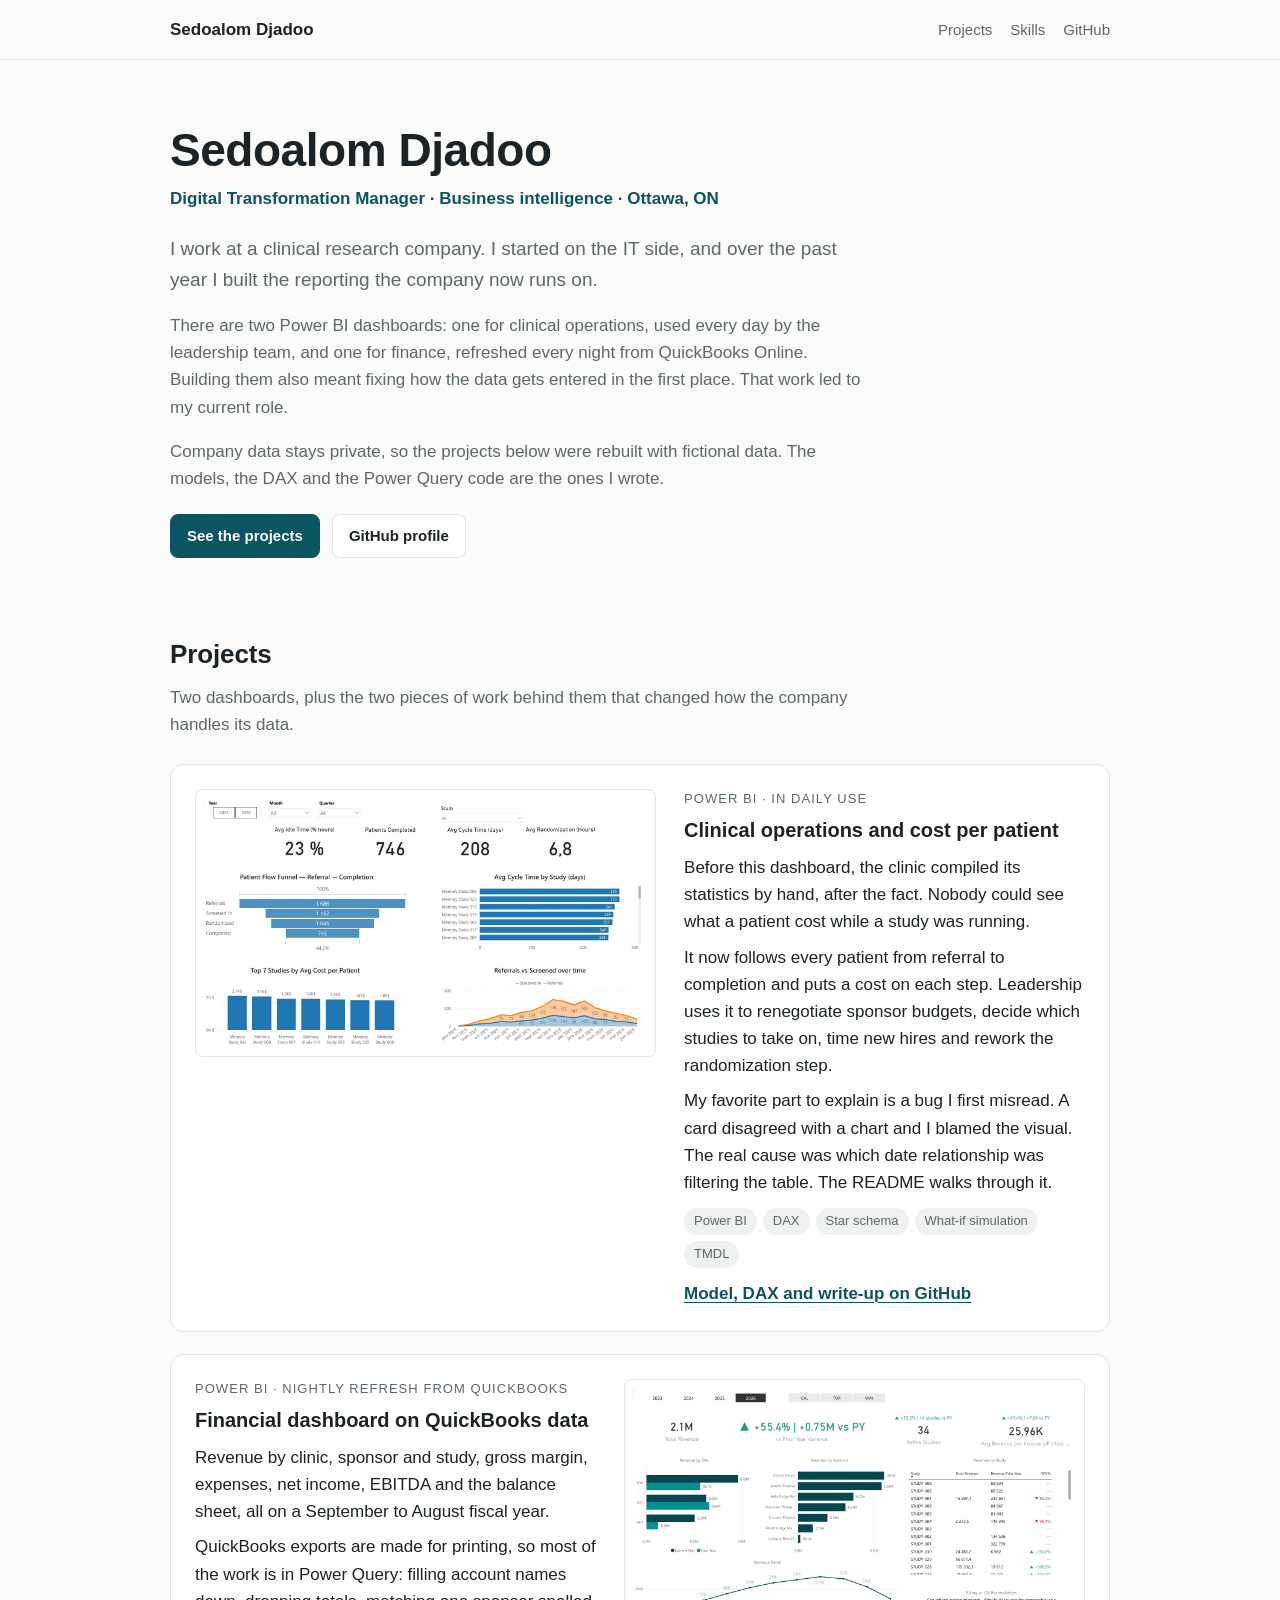
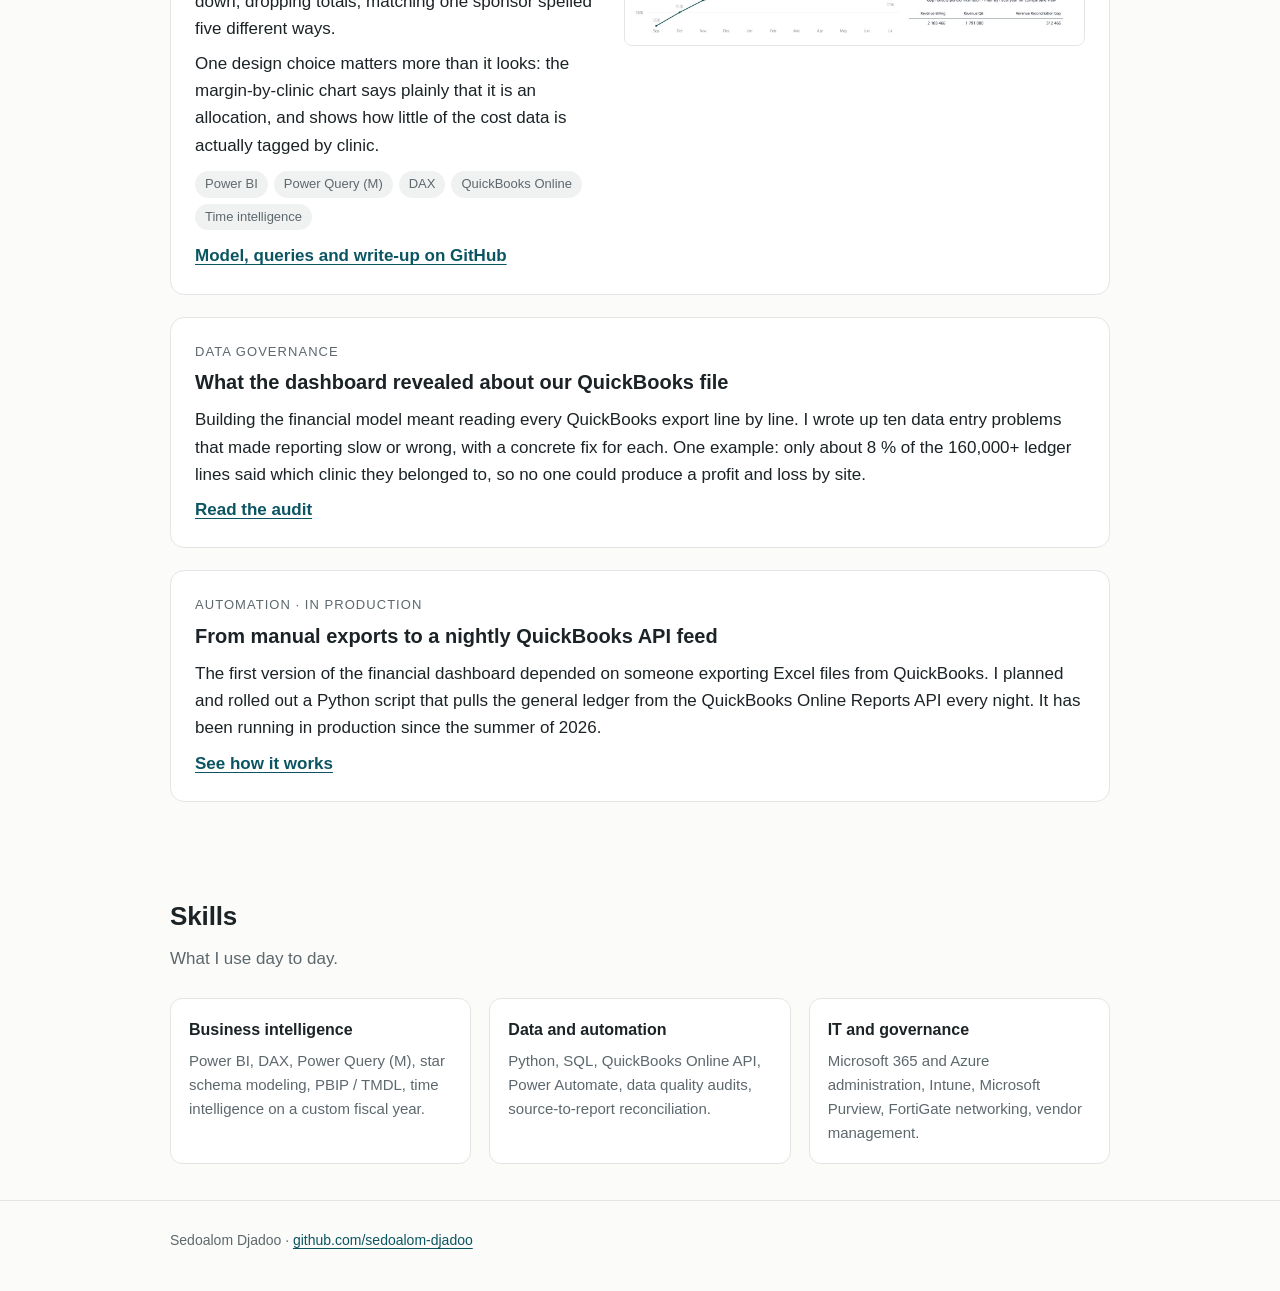
<file: index.html>
<!doctype html>
<html lang="en">
<head>
<meta charset="utf-8">
<meta name="viewport" content="width=device-width, initial-scale=1">
<title>Sedoalom Djadoo | Digital Transformation Manager</title>
<meta name="description" content="Power BI and data projects by Sedoalom Djadoo: clinical operations and financial dashboards, a QuickBooks data quality audit, and a QuickBooks Online to Power BI automation.">
<link rel="stylesheet" href="assets/style.css">
</head>
<body>
<header class="site">
  <div class="wrap">
    <a class="name" href="./">Sedoalom Djadoo</a>
    <nav>
      <a href="#projects">Projects</a>
      <a href="#skills">Skills</a>
      <a href="https://github.com/sedoalom-djadoo">GitHub</a>
    </nav>
  </div>
</header>

<main class="wrap">
  <section class="hero">
    <h1>Sedoalom Djadoo</h1>
    <p class="role">Digital Transformation Manager · Business intelligence · Ottawa, ON</p>
    <p class="lead">I work at a clinical research company. I started on the IT side, and over the past year I built the reporting the company now runs on.</p>
    <p>There are two Power BI dashboards: one for clinical operations, used every day by the leadership team, and one for finance, refreshed every night from QuickBooks Online. Building them also meant fixing how the data gets entered in the first place. That work led to my current role.</p>
    <p>Company data stays private, so the projects below were rebuilt with fictional data. The models, the DAX and the Power Query code are the ones I wrote.</p>
    <div class="links">
      <a class="btn primary" href="#projects">See the projects</a>
      <a class="btn" href="https://github.com/sedoalom-djadoo">GitHub profile</a>
    </div>
  </section>

  <section id="projects">
    <h2>Projects</h2>
    <p class="sub">Two dashboards, plus the two pieces of work behind them that changed how the company handles its data.</p>

    <article class="project">
      <a class="shot" href="https://github.com/sedoalom-djadoo/clinops"><img src="assets/clinops.jpg" alt="Clinical operations dashboard: patient funnel, cycle time by study, cost per patient, referrals over time" loading="lazy"></a>
      <div>
        <div class="kicker">Power BI · In daily use</div>
        <h3>Clinical operations and cost per patient</h3>
        <p>Before this dashboard, the clinic compiled its statistics by hand, after the fact. Nobody could see what a patient cost while a study was running.</p>
        <p>It now follows every patient from referral to completion and puts a cost on each step. Leadership uses it to renegotiate sponsor budgets, decide which studies to take on, time new hires and rework the randomization step.</p>
        <p>My favorite part to explain is a bug I first misread. A card disagreed with a chart and I blamed the visual. The real cause was which date relationship was filtering the table. The README walks through it.</p>
        <div class="tags"><span>Power BI</span><span>DAX</span><span>Star schema</span><span>What-if simulation</span><span>TMDL</span></div>
        <a class="more" href="https://github.com/sedoalom-djadoo/clinops">Model, DAX and write-up on GitHub</a>
      </div>
    </article>

    <article class="project reverse">
      <a class="shot" href="https://github.com/sedoalom-djadoo/finops"><img src="assets/finops.jpg" alt="Financial dashboard: revenue by site, sponsor and study, monthly trend and billing vs QuickBooks reconciliation" loading="lazy"></a>
      <div>
        <div class="kicker">Power BI · Nightly refresh from QuickBooks</div>
        <h3>Financial dashboard on QuickBooks data</h3>
        <p>Revenue by clinic, sponsor and study, gross margin, expenses, net income, EBITDA and the balance sheet, all on a September to August fiscal year.</p>
        <p>QuickBooks exports are made for printing, so most of the work is in Power Query: filling account names down, dropping totals, matching one sponsor spelled five different ways.</p>
        <p>One design choice matters more than it looks: the margin-by-clinic chart says plainly that it is an allocation, and shows how little of the cost data is actually tagged by clinic.</p>
        <div class="tags"><span>Power BI</span><span>Power Query (M)</span><span>DAX</span><span>QuickBooks Online</span><span>Time intelligence</span></div>
        <a class="more" href="https://github.com/sedoalom-djadoo/finops">Model, queries and write-up on GitHub</a>
      </div>
    </article>

    <article class="project text-only">
      <div>
        <div class="kicker">Data governance</div>
        <h3>What the dashboard revealed about our QuickBooks file</h3>
        <p>Building the financial model meant reading every QuickBooks export line by line. I wrote up ten data entry problems that made reporting slow or wrong, with a concrete fix for each. One example: only about 8 % of the 160,000+ ledger lines said which clinic they belonged to, so no one could produce a profit and loss by site.</p>
        <a class="more" href="audit.html">Read the audit</a>
      </div>
    </article>

    <article class="project text-only">
      <div>
        <div class="kicker">Automation · In production</div>
        <h3>From manual exports to a nightly QuickBooks API feed</h3>
        <p>The first version of the financial dashboard depended on someone exporting Excel files from QuickBooks. I planned and rolled out a Python script that pulls the general ledger from the QuickBooks Online Reports API every night. It has been running in production since the summer of 2026.</p>
        <a class="more" href="automation.html">See how it works</a>
      </div>
    </article>
  </section>

  <section id="skills">
    <h2>Skills</h2>
    <p class="sub">What I use day to day.</p>
    <div class="skills">
      <div><h3>Business intelligence</h3><p>Power BI, DAX, Power Query (M), star schema modeling, PBIP / TMDL, time intelligence on a custom fiscal year.</p></div>
      <div><h3>Data and automation</h3><p>Python, SQL, QuickBooks Online API, Power Automate, data quality audits, source-to-report reconciliation.</p></div>
      <div><h3>IT and governance</h3><p>Microsoft 365 and Azure administration, Intune, Microsoft Purview, FortiGate networking, vendor management.</p></div>
    </div>
  </section>
</main>

<footer>
  <div class="wrap">Sedoalom Djadoo · <a href="https://github.com/sedoalom-djadoo">github.com/sedoalom-djadoo</a></div>
</footer>
</body>
</html>
</file>
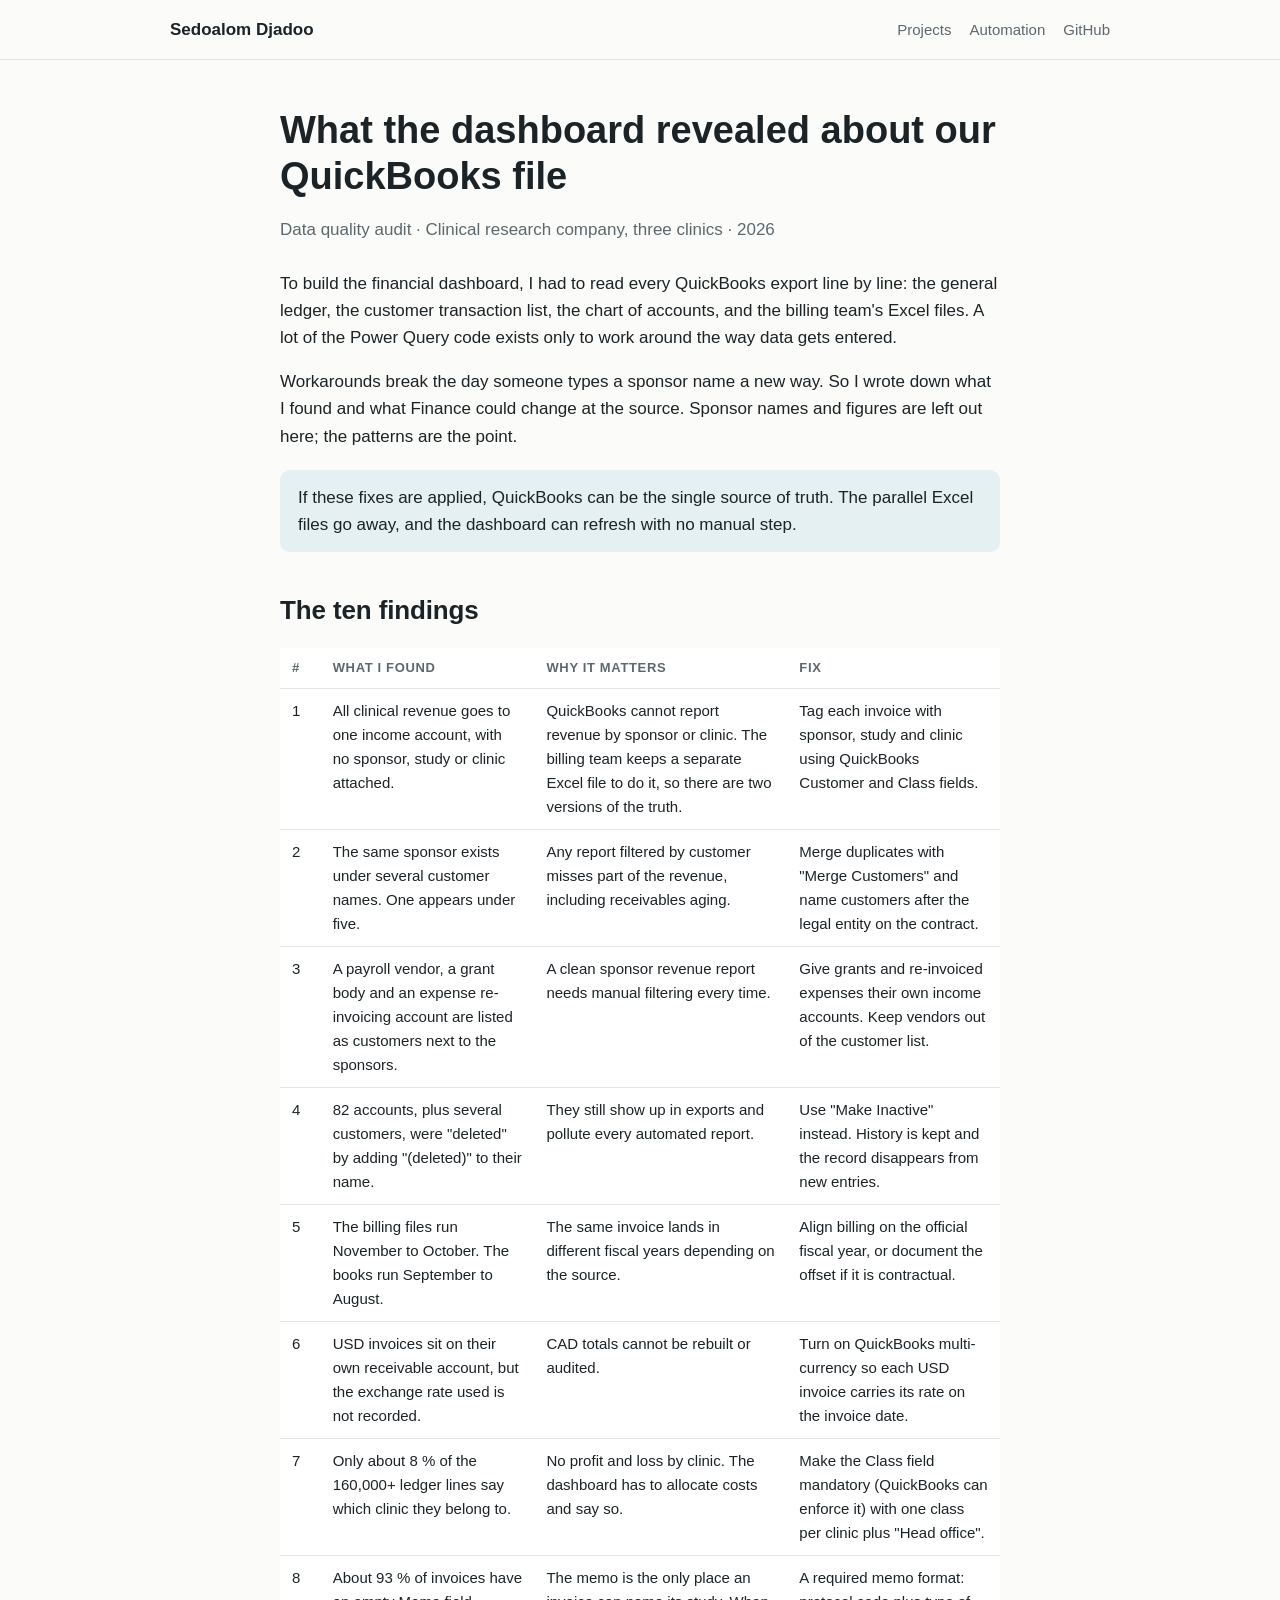
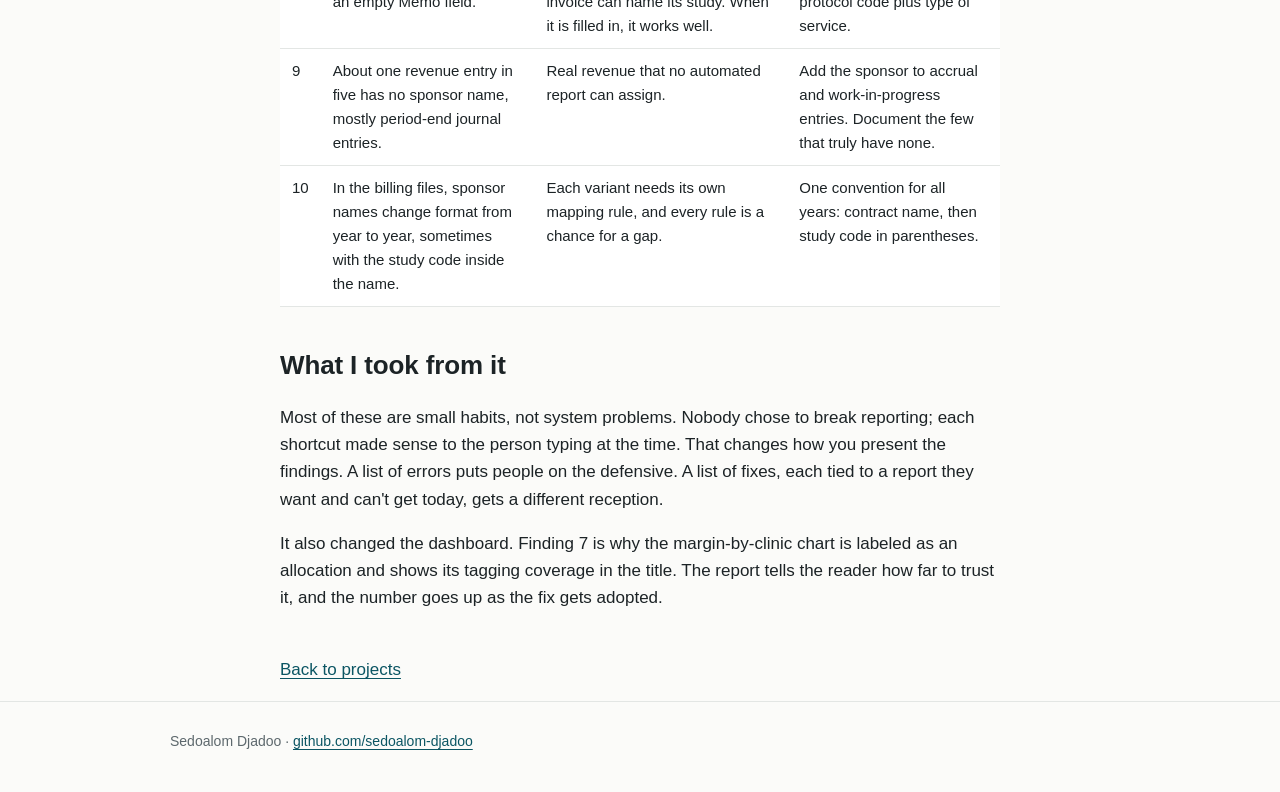
<file: audit.html>
<!doctype html>
<html lang="en">
<head>
<meta charset="utf-8">
<meta name="viewport" content="width=device-width, initial-scale=1">
<title>QuickBooks data quality audit | Sedoalom Djadoo</title>
<meta name="description" content="Ten QuickBooks data entry problems found while building a Power BI financial dashboard, and how to fix each one.">
<link rel="stylesheet" href="assets/style.css">
</head>
<body>
<header class="site">
  <div class="wrap">
    <a class="name" href="./">Sedoalom Djadoo</a>
    <nav><a href="./#projects">Projects</a><a href="automation.html">Automation</a><a href="https://github.com/sedoalom-djadoo">GitHub</a></nav>
  </div>
</header>

<main class="wrap article">
  <h1>What the dashboard revealed about our QuickBooks file</h1>
  <p class="meta">Data quality audit · Clinical research company, three clinics · 2026</p>

  <p>To build the financial dashboard, I had to read every QuickBooks export line by line: the general ledger, the customer transaction list, the chart of accounts, and the billing team's Excel files. A lot of the Power Query code exists only to work around the way data gets entered.</p>
  <p>Workarounds break the day someone types a sponsor name a new way. So I wrote down what I found and what Finance could change at the source. Sponsor names and figures are left out here; the patterns are the point.</p>

  <div class="callout">If these fixes are applied, QuickBooks can be the single source of truth. The parallel Excel files go away, and the dashboard can refresh with no manual step.</div>

  <h2>The ten findings</h2>
  <div class="table-wrap">
  <table>
    <thead><tr><th>#</th><th>What I found</th><th>Why it matters</th><th>Fix</th></tr></thead>
    <tbody>
      <tr><td>1</td><td>All clinical revenue goes to one income account, with no sponsor, study or clinic attached.</td><td>QuickBooks cannot report revenue by sponsor or clinic. The billing team keeps a separate Excel file to do it, so there are two versions of the truth.</td><td>Tag each invoice with sponsor, study and clinic using QuickBooks Customer and Class fields.</td></tr>
      <tr><td>2</td><td>The same sponsor exists under several customer names. One appears under five.</td><td>Any report filtered by customer misses part of the revenue, including receivables aging.</td><td>Merge duplicates with "Merge Customers" and name customers after the legal entity on the contract.</td></tr>
      <tr><td>3</td><td>A payroll vendor, a grant body and an expense re-invoicing account are listed as customers next to the sponsors.</td><td>A clean sponsor revenue report needs manual filtering every time.</td><td>Give grants and re-invoiced expenses their own income accounts. Keep vendors out of the customer list.</td></tr>
      <tr><td>4</td><td>82 accounts, plus several customers, were "deleted" by adding "(deleted)" to their name.</td><td>They still show up in exports and pollute every automated report.</td><td>Use "Make Inactive" instead. History is kept and the record disappears from new entries.</td></tr>
      <tr><td>5</td><td>The billing files run November to October. The books run September to August.</td><td>The same invoice lands in different fiscal years depending on the source.</td><td>Align billing on the official fiscal year, or document the offset if it is contractual.</td></tr>
      <tr><td>6</td><td>USD invoices sit on their own receivable account, but the exchange rate used is not recorded.</td><td>CAD totals cannot be rebuilt or audited.</td><td>Turn on QuickBooks multi-currency so each USD invoice carries its rate on the invoice date.</td></tr>
      <tr><td>7</td><td>Only about 8 % of the 160,000+ ledger lines say which clinic they belong to.</td><td>No profit and loss by clinic. The dashboard has to allocate costs and say so.</td><td>Make the Class field mandatory (QuickBooks can enforce it) with one class per clinic plus "Head office".</td></tr>
      <tr><td>8</td><td>About 93 % of invoices have an empty Memo field.</td><td>The memo is the only place an invoice can name its study. When it is filled in, it works well.</td><td>A required memo format: protocol code plus type of service.</td></tr>
      <tr><td>9</td><td>About one revenue entry in five has no sponsor name, mostly period-end journal entries.</td><td>Real revenue that no automated report can assign.</td><td>Add the sponsor to accrual and work-in-progress entries. Document the few that truly have none.</td></tr>
      <tr><td>10</td><td>In the billing files, sponsor names change format from year to year, sometimes with the study code inside the name.</td><td>Each variant needs its own mapping rule, and every rule is a chance for a gap.</td><td>One convention for all years: contract name, then study code in parentheses.</td></tr>
    </tbody>
  </table>
  </div>

  <h2>What I took from it</h2>
  <p>Most of these are small habits, not system problems. Nobody chose to break reporting; each shortcut made sense to the person typing at the time. That changes how you present the findings. A list of errors puts people on the defensive. A list of fixes, each tied to a report they want and can't get today, gets a different reception.</p>
  <p>It also changed the dashboard. Finding 7 is why the margin-by-clinic chart is labeled as an allocation and shows its tagging coverage in the title. The report tells the reader how far to trust it, and the number goes up as the fix gets adopted.</p>

  <p><a class="back" href="./#projects">Back to projects</a></p>
</main>

<footer><div class="wrap">Sedoalom Djadoo · <a href="https://github.com/sedoalom-djadoo">github.com/sedoalom-djadoo</a></div></footer>
</body>
</html>
</file>
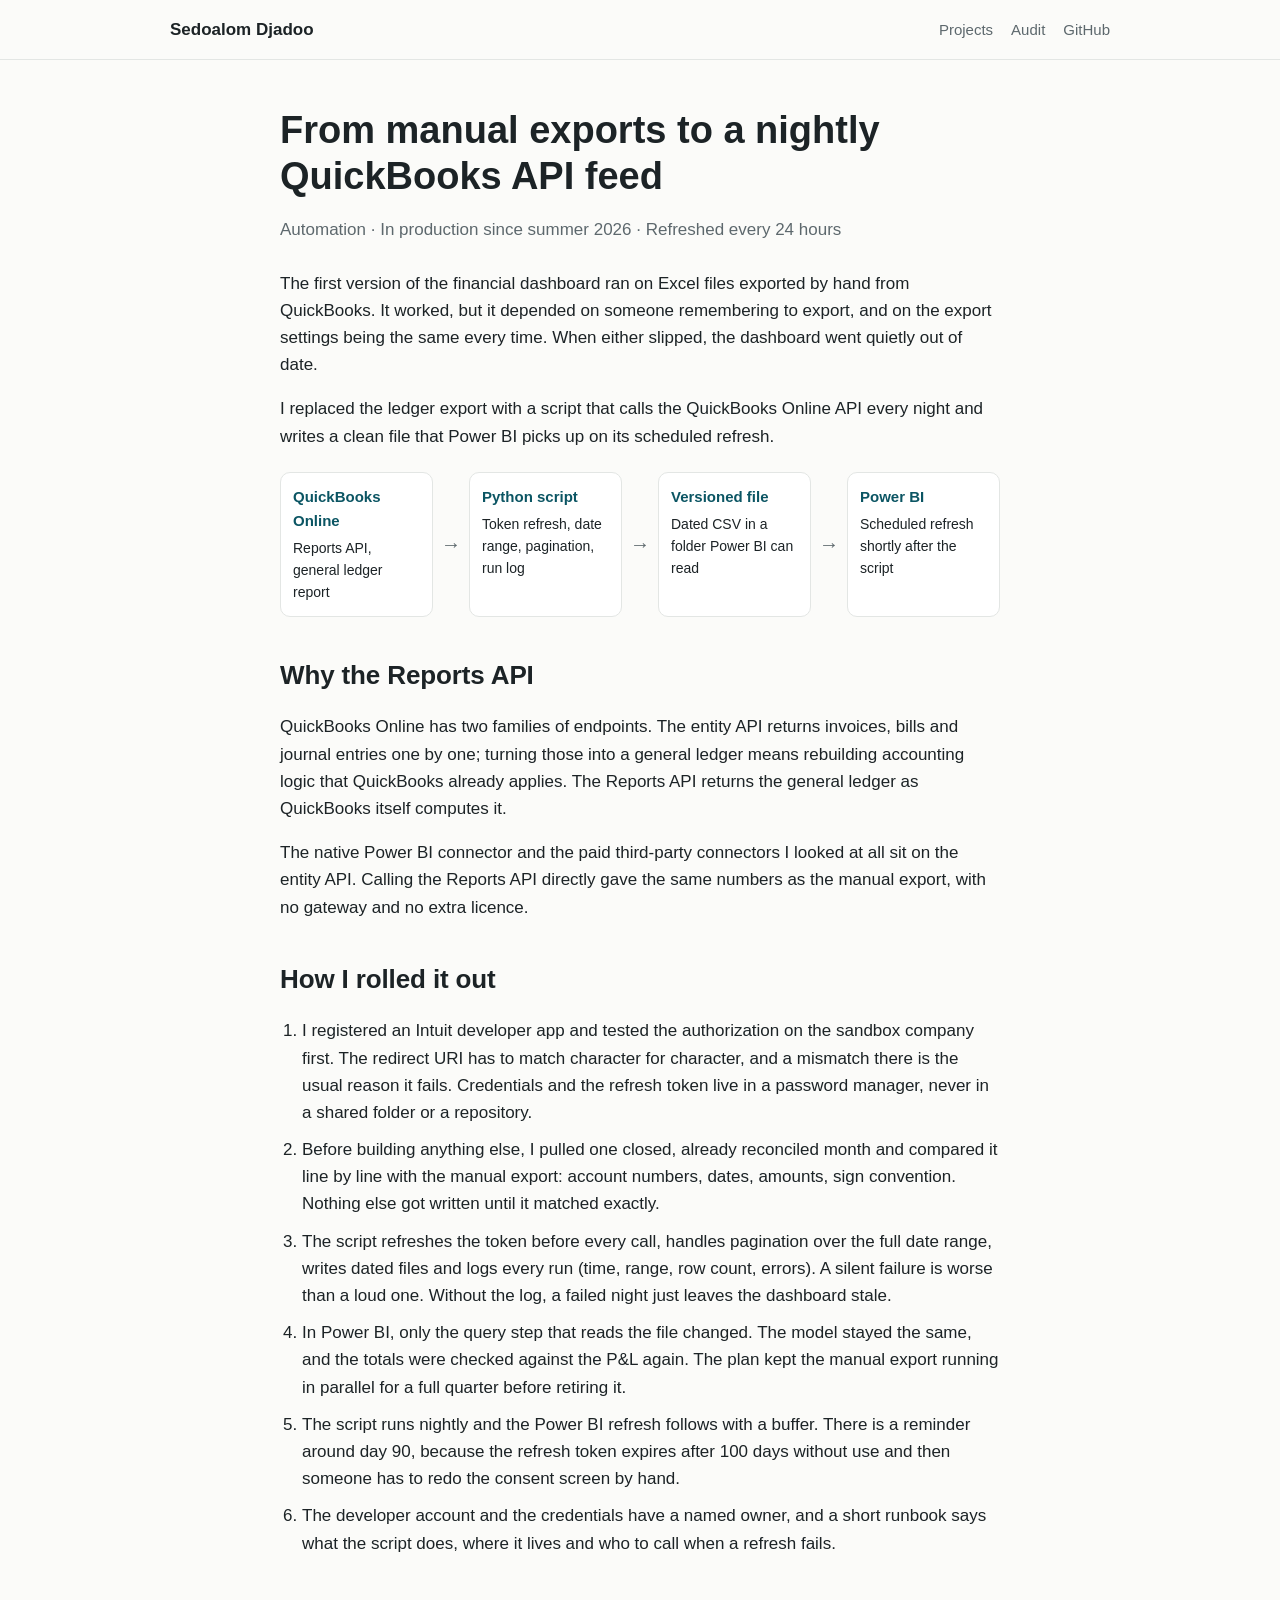
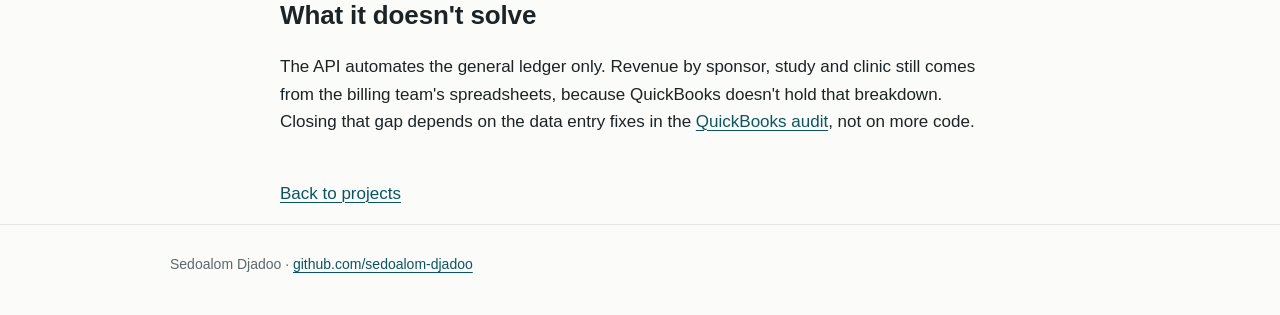
<file: automation.html>
<!doctype html>
<html lang="en">
<head>
<meta charset="utf-8">
<meta name="viewport" content="width=device-width, initial-scale=1">
<title>QuickBooks to Power BI automation | Sedoalom Djadoo</title>
<meta name="description" content="How a nightly QuickBooks Online Reports API feed replaced manual Excel exports for a Power BI financial dashboard.">
<link rel="stylesheet" href="assets/style.css">
</head>
<body>
<header class="site">
  <div class="wrap">
    <a class="name" href="./">Sedoalom Djadoo</a>
    <nav><a href="./#projects">Projects</a><a href="audit.html">Audit</a><a href="https://github.com/sedoalom-djadoo">GitHub</a></nav>
  </div>
</header>

<main class="wrap article">
  <h1>From manual exports to a nightly QuickBooks API feed</h1>
  <p class="meta">Automation · In production since summer 2026 · Refreshed every 24 hours</p>

  <p>The first version of the financial dashboard ran on Excel files exported by hand from QuickBooks. It worked, but it depended on someone remembering to export, and on the export settings being the same every time. When either slipped, the dashboard went quietly out of date.</p>
  <p>I replaced the ledger export with a script that calls the QuickBooks Online API every night and writes a clean file that Power BI picks up on its scheduled refresh.</p>

  <div class="flow" aria-label="Data flow">
    <div class="step"><b>QuickBooks Online</b>Reports API, general ledger report</div>
    <div class="arrow">→</div>
    <div class="step"><b>Python script</b>Token refresh, date range, pagination, run log</div>
    <div class="arrow">→</div>
    <div class="step"><b>Versioned file</b>Dated CSV in a folder Power BI can read</div>
    <div class="arrow">→</div>
    <div class="step"><b>Power BI</b>Scheduled refresh shortly after the script</div>
  </div>

  <h2>Why the Reports API</h2>
  <p>QuickBooks Online has two families of endpoints. The entity API returns invoices, bills and journal entries one by one; turning those into a general ledger means rebuilding accounting logic that QuickBooks already applies. The Reports API returns the general ledger as QuickBooks itself computes it.</p>
  <p>The native Power BI connector and the paid third-party connectors I looked at all sit on the entity API. Calling the Reports API directly gave the same numbers as the manual export, with no gateway and no extra licence.</p>

  <h2>How I rolled it out</h2>
  <ol class="phases">
    <li>I registered an Intuit developer app and tested the authorization on the sandbox company first. The redirect URI has to match character for character, and a mismatch there is the usual reason it fails. Credentials and the refresh token live in a password manager, never in a shared folder or a repository.</li>
    <li>Before building anything else, I pulled one closed, already reconciled month and compared it line by line with the manual export: account numbers, dates, amounts, sign convention. Nothing else got written until it matched exactly.</li>
    <li>The script refreshes the token before every call, handles pagination over the full date range, writes dated files and logs every run (time, range, row count, errors). A silent failure is worse than a loud one. Without the log, a failed night just leaves the dashboard stale.</li>
    <li>In Power BI, only the query step that reads the file changed. The model stayed the same, and the totals were checked against the P&amp;L again. The plan kept the manual export running in parallel for a full quarter before retiring it.</li>
    <li>The script runs nightly and the Power BI refresh follows with a buffer. There is a reminder around day 90, because the refresh token expires after 100 days without use and then someone has to redo the consent screen by hand.</li>
    <li>The developer account and the credentials have a named owner, and a short runbook says what the script does, where it lives and who to call when a refresh fails.</li>
  </ol>

  <h2>What it doesn't solve</h2>
  <p>The API automates the general ledger only. Revenue by sponsor, study and clinic still comes from the billing team's spreadsheets, because QuickBooks doesn't hold that breakdown. Closing that gap depends on the data entry fixes in the <a href="audit.html">QuickBooks audit</a>, not on more code.</p>

  <p><a class="back" href="./#projects">Back to projects</a></p>
</main>

<footer><div class="wrap">Sedoalom Djadoo · <a href="https://github.com/sedoalom-djadoo">github.com/sedoalom-djadoo</a></div></footer>
</body>
</html>
</file>
<file: assets/style.css>
:root {
  --bg: #fbfbf9;
  --surface: #ffffff;
  --text: #1c2326;
  --muted: #5d686d;
  --line: #e3e6e4;
  --accent: #0b5563;
  --accent-soft: #e4f0f1;
  --tag: #f0f2f1;
  --max: 980px;
}
@media (prefers-color-scheme: dark) {
  :root {
    --bg: #121618;
    --surface: #1a2023;
    --text: #e7ecec;
    --muted: #a3afb2;
    --line: #2b3438;
    --accent: #6fc3cf;
    --accent-soft: #1d3338;
    --tag: #232b2e;
  }
}
* { box-sizing: border-box; }
html { -webkit-text-size-adjust: 100%; }
body {
  margin: 0;
  background: var(--bg);
  color: var(--text);
  font: 17px/1.6 -apple-system, BlinkMacSystemFont, "Segoe UI", Roboto, "Helvetica Neue", Arial, sans-serif;
}
a { color: var(--accent); text-decoration-thickness: 1px; text-underline-offset: 3px; }
a:hover { text-decoration-thickness: 2px; }
.wrap { max-width: var(--max); margin: 0 auto; padding: 0 20px; }

header.site { border-bottom: 1px solid var(--line); }
header.site .wrap { display: flex; align-items: center; justify-content: space-between; gap: 16px; padding-top: 16px; padding-bottom: 16px; }
header.site .name { font-weight: 650; color: var(--text); text-decoration: none; }
header.site nav { display: flex; gap: 18px; flex-wrap: wrap; font-size: 15px; }
header.site nav a { color: var(--muted); text-decoration: none; }
header.site nav a:hover { color: var(--accent); }

.hero { padding: 64px 0 40px; }
.hero h1 { font-size: clamp(32px, 5vw, 46px); line-height: 1.15; margin: 0 0 8px; letter-spacing: -0.01em; }
.hero .role { color: var(--accent); font-weight: 600; margin: 0 0 22px; }
.hero p.lead { font-size: 19px; max-width: 700px; margin: 0 0 14px; }
.hero p { max-width: 700px; color: var(--muted); }
.links { display: flex; gap: 12px; flex-wrap: wrap; margin-top: 22px; }
.btn {
  display: inline-block; padding: 9px 16px; border-radius: 8px; border: 1px solid var(--line);
  background: var(--surface); color: var(--text); text-decoration: none; font-size: 15px; font-weight: 550;
}
.btn.primary { background: var(--accent); border-color: var(--accent); color: var(--bg); }

section { padding: 36px 0; }
h2 { font-size: 26px; margin: 0 0 8px; letter-spacing: -0.005em; }
h2 + p.sub { color: var(--muted); margin: 0 0 26px; max-width: 700px; }
h3 { font-size: 20px; margin: 0 0 6px; }

.project {
  display: grid; grid-template-columns: 1.15fr 1fr; gap: 28px; align-items: start;
  background: var(--surface); border: 1px solid var(--line); border-radius: 14px; padding: 24px; margin-bottom: 22px;
}
.project.reverse { grid-template-columns: 1fr 1.15fr; }
.project.reverse .shot { order: 2; }
.project.text-only { grid-template-columns: 1fr; }
.shot img { width: 100%; height: auto; border-radius: 8px; border: 1px solid var(--line); display: block; background: #fff; }
.kicker { font-size: 13px; text-transform: uppercase; letter-spacing: 0.08em; color: var(--muted); margin-bottom: 4px; }
.project p { margin: 8px 0; }
.project ul { padding-left: 20px; margin: 8px 0; }
.project li { margin: 4px 0; }
.tags { display: flex; flex-wrap: wrap; gap: 6px; margin: 12px 0; }
.tags span { background: var(--tag); border-radius: 999px; padding: 3px 10px; font-size: 13px; color: var(--muted); }
.more { font-weight: 600; }

.skills { display: grid; grid-template-columns: repeat(3, 1fr); gap: 18px; }
.skills div { background: var(--surface); border: 1px solid var(--line); border-radius: 12px; padding: 18px; }
.skills h3 { font-size: 16px; }
.skills p { margin: 0; color: var(--muted); font-size: 15px; }

footer { border-top: 1px solid var(--line); padding: 28px 0 40px; color: var(--muted); font-size: 14px; }

/* case study pages */
.article { max-width: 760px; }
.article h1 { font-size: clamp(28px, 4.5vw, 38px); line-height: 1.2; margin: 48px 0 10px; }
.article .meta { color: var(--muted); margin-bottom: 26px; }
.article h2 { margin-top: 38px; }
.callout { background: var(--accent-soft); border-radius: 10px; padding: 14px 18px; margin: 20px 0; }
.table-wrap { overflow-x: auto; margin: 16px 0; }
table { border-collapse: collapse; width: 100%; font-size: 15px; background: var(--surface); }
th, td { text-align: left; vertical-align: top; padding: 10px 12px; border-bottom: 1px solid var(--line); }
th { font-size: 13px; text-transform: uppercase; letter-spacing: 0.05em; color: var(--muted); }
.flow { display: flex; flex-wrap: wrap; align-items: stretch; gap: 8px; margin: 22px 0; }
.flow .step { flex: 1 1 140px; background: var(--surface); border: 1px solid var(--line); border-radius: 10px; padding: 12px; font-size: 14px; }
.flow .step b { display: block; font-size: 15px; margin-bottom: 4px; color: var(--accent); }
.flow .arrow { align-self: center; color: var(--muted); font-size: 20px; }
ol.phases { padding-left: 22px; }
ol.phases li { margin: 10px 0; }
.back { display: inline-block; margin-top: 28px; }

@media (max-width: 760px) {
  .project, .project.reverse { grid-template-columns: 1fr; padding: 18px; }
  .project.reverse .shot { order: 0; }
  .skills { grid-template-columns: 1fr; }
  .hero { padding-top: 40px; }
  .flow .arrow { display: none; }
}
</file>
